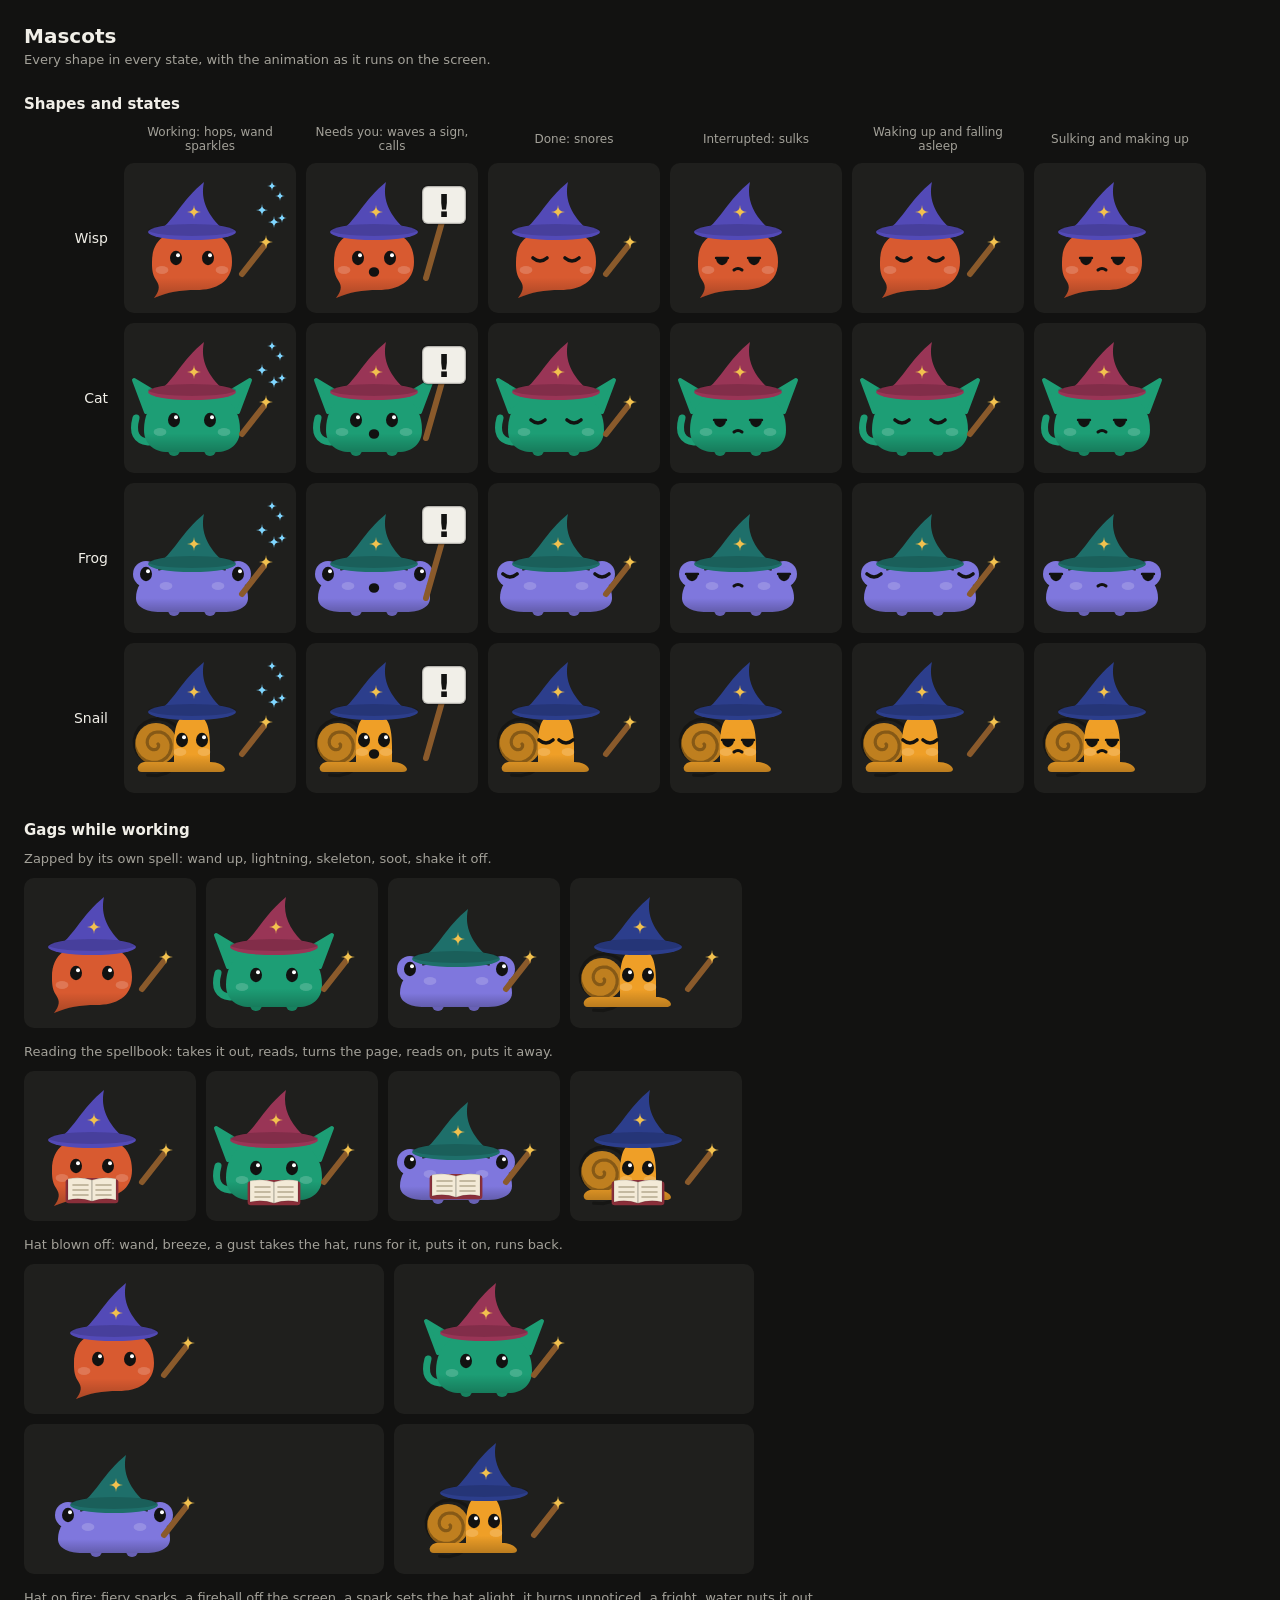
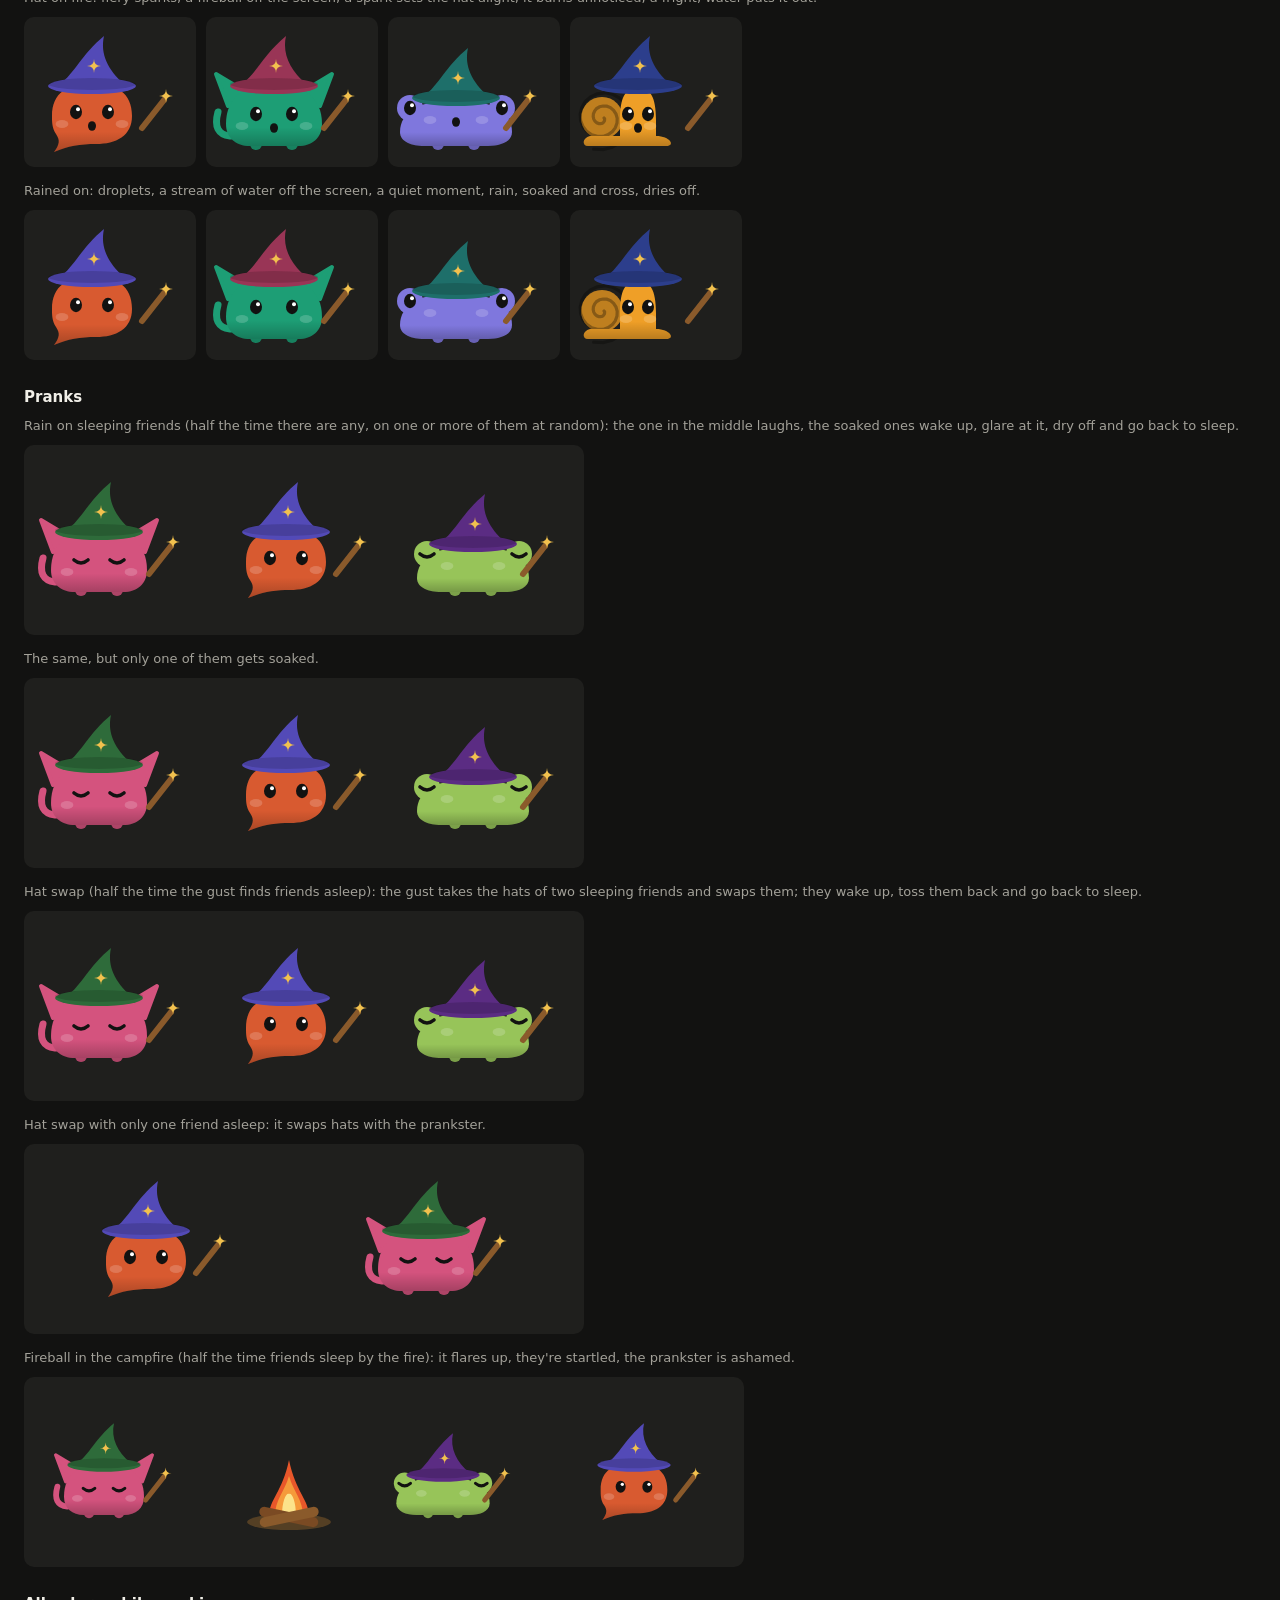
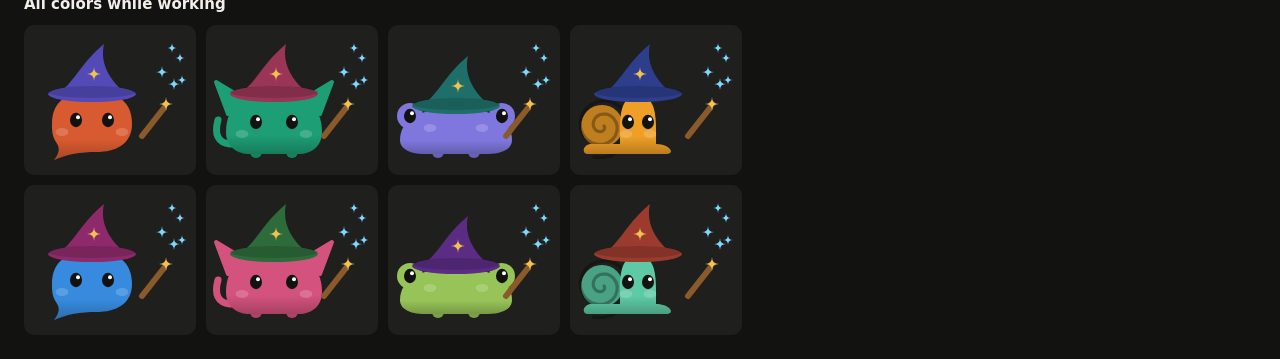
<file: daemon/internal/server/web/gallery.html>
<!doctype html>
<html lang="en">
<head>
<meta charset="utf-8">
<meta name="viewport" content="width=device-width, initial-scale=1">
<title>ai-desk mascots</title>
<style>
  body { margin: 0; padding: 24px; background: #121211; color: #f1efe8; font-family: system-ui, "Segoe UI", sans-serif; }
  h1 { font-size: 20px; font-weight: 600; margin: 0 0 4px; }
  h2 { font-size: 15px; font-weight: 600; margin: 28px 0 12px; }
  p { color: #a3a199; font-size: 13px; margin: 0; }
  .table { display: grid; grid-template-columns: 90px repeat(6, 172px); gap: 10px; align-items: center; }
  .colors { display: grid; grid-template-columns: repeat(4, 172px); gap: 10px; }
  .head { font-size: 12px; color: #a3a199; text-align: center; }
  .row { font-size: 14px; text-align: right; padding-right: 6px; }
  .cell { background: #1f1f1d; border-radius: 10px; height: 150px; display: flex; align-items: center; justify-content: center; }
  /* Twice the mascot's 78x60 canvas. */
  .cell svg.mascot { width: 156px; height: 120px; }
  /* The gust's run for the hat goes well to the right of the mascot. */
  .colors.wide { grid-template-columns: repeat(2, 360px); }
  .wide .cell { justify-content: flex-start; padding-left: 30px; }
  /* A prank: three mascots side by side, the prankster in the middle. */
  .scene { position: relative; background: #1f1f1d; border-radius: 10px; width: 560px; height: 190px; display: flex; align-items: center; justify-content: space-around; }
  .scene svg.mascot { width: 156px; height: 120px; }
  #blaze { width: 720px; }
  #blaze svg.mascot { width: 130px; height: 100px; }
</style>
<link rel="stylesheet" href="mascot.css">
</head>
<body>
<h1>Mascots</h1>
<p>Every shape in every state, with the animation as it runs on the screen.</p>

<h2>Shapes and states</h2>
<div class="table" id="states"></div>

<h2>Gags while working</h2>
<p>Zapped by its own spell: wand up, lightning, skeleton, soot, shake it off.</p>
<div class="colors" id="gags" style="margin-top: 12px"></div>
<p style="margin-top: 16px">Reading the spellbook: takes it out, reads, turns the page, reads on, puts it away.</p>
<div class="colors" id="gags-read" style="margin-top: 12px"></div>
<p style="margin-top: 16px">Hat blown off: wand, breeze, a gust takes the hat, runs for it, puts it on, runs back.</p>
<div class="colors wide" id="gags-gust" style="margin-top: 12px"></div>
<p style="margin-top: 16px">Hat on fire: fiery sparks, a fireball off the screen, a spark sets the hat alight, it burns unnoticed, a fright, water puts it out.</p>
<div class="colors" id="gags-fire" style="margin-top: 12px"></div>
<p style="margin-top: 16px">Rained on: droplets, a stream of water off the screen, a quiet moment, rain, soaked and cross, dries off.</p>
<div class="colors" id="gags-rain" style="margin-top: 12px"></div>

<h2>Pranks</h2>
<p>Rain on sleeping friends (half the time there are any, on one or more of them at random): the one in the middle laughs, the soaked ones wake up, glare at it, dry off and go back to sleep.</p>
<div class="scene" id="prank-all" style="margin-top: 12px"></div>
<p style="margin-top: 16px">The same, but only one of them gets soaked.</p>
<div class="scene" id="prank-one" style="margin-top: 12px"></div>

<p style="margin-top: 16px">Hat swap (half the time the gust finds friends asleep): the gust takes the hats of two sleeping friends and swaps them; they wake up, toss them back and go back to sleep.</p>
<div class="scene" id="swap-two" style="margin-top: 12px"></div>
<p style="margin-top: 16px">Hat swap with only one friend asleep: it swaps hats with the prankster.</p>
<div class="scene" id="swap-one" style="margin-top: 12px"></div>
<p style="margin-top: 16px">Fireball in the campfire (half the time friends sleep by the fire): it flares up, they're startled, the prankster is ashamed.</p>
<div class="scene" id="blaze" style="margin-top: 12px"></div>

<h2>All colors while working</h2>
<div class="colors" id="colors"></div>

<script src="mascot.js"></script>
<script>
const STATES = [
  ["working", "Working: hops, wand sparkles"],
  ["waiting", "Needs you: waves a sign, calls"],
  // Idle (a session with no prompt yet) looks the same as done, so it isn't shown.
  ["done", "Done: snores"],
  ["interrupted", "Interrupted: sulks"],
  ["cycle:sleep", "Waking up and falling asleep"],
  ["cycle:sulk", "Sulking and making up"],
];
const NAMES = ["Wisp", "Cat", "Frog", "Snail"];
// "cycle:..." isn't a status: it loops one of the CYCLES below (filled in there).
const cell = (index, status) => status.startsWith("cycle:")
  ? `<div class="cell cycle" data-index="${index}" data-cycle="${status.slice(6)}"></div>`
  : `<div class="cell ${status}">${mascotSVG(index, status)}</div>`;

let html = `<div></div>${STATES.map(([, label]) => `<div class="head">${label}</div>`).join("")}`;
NAMES.forEach((name, shape) => {
  html += `<div class="row">${name}</div>${STATES.map(([status]) => cell(shape, status)).join("")}`;
});
document.getElementById("states").innerHTML = html;
document.getElementById("colors").innerHTML = COLORS.map((_, i) => cell(i, "working")).join("");
document.getElementById("gags").innerHTML = NAMES.map((_, shape) => cell(shape, "zap")).join("");
document.getElementById("gags-read").innerHTML = NAMES.map((_, shape) => cell(shape, "read")).join("");
document.getElementById("gags-gust").innerHTML = NAMES.map((_, shape) => cell(shape, "gust")).join("");
document.getElementById("gags-fire").innerHTML = NAMES.map((_, shape) => cell(shape, "fire")).join("");
document.getElementById("gags-rain").innerHTML = NAMES.map((_, shape) => cell(shape, "rain")).join("");

// Prank scenes: the one in the middle casts the rain as a prank ("prank",
// looping), and each friend it lands on (soaked: left, right) is "soaked"
// from PRANK_AT into each loop, glaring towards the middle; otherwise asleep.
function prankScene(el, soaked) {
  const friends = [[5, 1], [6, -1]]; // mascot, side the prankster is on
  el.innerHTML = `<div data-i="0"></div><div>${mascotSVG(0, "prank")}</div><div data-i="1"></div>`;
  const start = Date.now();
  const slots = el.querySelectorAll("[data-i]");
  setInterval(() => {
    const t = (Date.now() - start) % RAIN;
    slots.forEach((slot, i) => {
      const [index, side] = friends[i];
      const status = soaked[i] && t >= PRANK_AT && t < PRANK_AT + SOAK ? "soaked" : "done";
      if (slot.dataset.status === status) return;
      slot.dataset.status = status;
      slot.innerHTML = mascotSVG(index, status, null, { side });
    });
  }, 20);
}
prankScene(document.getElementById("prank-all"), [true, true]);
prankScene(document.getElementById("prank-one"), [true, false]);

// Hat swap scenes, every 12 s: the prankster casts the gust ("blow", or
// "blowswap" when it's in the swap itself); SWAP_AT in, the two in the swap
// get their hats swapped (flyHats), a sleeping one drawn "hatswap" for SWAP.
// cast is the prankster's slot, pair the two slots in the swap; each slot is
// [mascot, status when nothing happens].
function swapScene(el, slots, cast, pair) {
  const play = () => {
    el.innerHTML = slots.map(() => "<div></div>").join("");
    const cells = [...el.children];
    const sideOf = (i, j) => (cells[j].getBoundingClientRect().x > cells[i].getBoundingClientRect().x ? 1 : -1);
    const draw = (i, status, opts) => { cells[i].innerHTML = mascotSVG(slots[i][0], status, null, opts); };
    slots.forEach(([, status], i) => draw(i, status));
    const [a, b] = pair, other = i => (i === a ? b : a);
    draw(cast, pair.includes(cast) ? "blowswap" : "blow", { side: sideOf(cast, other(cast)), other: slots[other(cast)][0] });
    const box = i => {
      const r = cells[i].firstElementChild.getBoundingClientRect(), s = el.getBoundingClientRect();
      return { x: r.x - s.x, y: r.y - s.y, w: r.width, h: r.height };
    };
    flyHats(el, pair.map(i => ({ index: slots[i][0], box: box(i), side: sideOf(i, other(i)) })), SWAP_AT);
    setTimeout(() => pair.forEach(i => { if (i !== cast) draw(i, "hatswap", { side: sideOf(i, other(i)), other: slots[other(i)][0] }); }), SWAP_AT);
    setTimeout(() => pair.forEach(i => { if (i !== cast) draw(i, "done"); }), SWAP_AT + SWAP);
  };
  play();
  setInterval(play, 12000);
}
swapScene(document.getElementById("swap-two"), [[5, "done"], [0, "working"], [6, "done"]], 1, [0, 2]);
swapScene(document.getElementById("swap-one"), [[0, "working"], [5, "done"]], 0, [0, 1]);

// The fire prank scene, every 12 s: two asleep by a campfire, the prankster
// on the right ("fireprank"); BLAZE_AT in the fireball lands in the fire
// (dropFireball) and the two are "startled" for STARTLE.
function blazeScene(el) {
  const play = () => {
    el.innerHTML = `<div>${mascotSVG(5, "done")}</div><div class="fire-cell">${campfireSVG()}</div><div>${mascotSVG(6, "done")}</div>` +
      `<div>${mascotSVG(0, "fireprank", null, { side: -1 })}</div>`;
    const [a, fire, b] = el.children;
    fire.firstElementChild.style.cssText = "width:88px;height:120px;display:block";
    const s = el.getBoundingClientRect(), r = fire.firstElementChild.getBoundingClientRect();
    dropFireball(el, { el: fire, x: r.x - s.x, y: r.y - s.y, w: r.width, h: r.height }, BLAZE_AT);
    setTimeout(() => {
      a.innerHTML = mascotSVG(5, "startled", null, { side: 1 });
      b.innerHTML = mascotSVG(6, "startled", null, { side: -1 });
    }, BLAZE_AT);
    setTimeout(() => { a.innerHTML = mascotSVG(5, "done"); b.innerHTML = mascotSVG(6, "done"); }, BLAZE_AT + STARTLE);
  };
  play();
  setInterval(play, 12000);
}
blazeScene(document.getElementById("blaze"));

// Loops of changes between states. Like the screen, each redraw passes how
// long ago the last change started, so animations carry on smoothly from it.
// Each phase is [name, ms, status, kind of the change it's in, whether the
// change starts with this phase].
const CYCLES = {
  // asleep, wake up, work, fall asleep, again
  sleep: [
    ["sleep", 1000, "done", "sleep"],
    ["wake", TRANSITIONS.wake.ms, "working", "wake", true],
    ["work", 1600, "working", "wake"],
    ["fall", TRANSITIONS.sleep.ms, "done", "sleep", true],
  ],
  // work, get interrupted and sulk (a turn to each side), back to work, again
  sulk: [
    ["work", 1600, "working", "unsulk"],
    ["sulk", SULK_MS, "interrupted", "sulk", true],
    ["sulking", 2 * SWING, "interrupted", "sulk"],
    ["unsulk", SULK_MS, "working", "unsulk", true],
  ],
};
// Where in its loop each phase is, and when its change began (for a phase
// that doesn't start a change, the last one that did, maybe in the loop before).
for (const phases of Object.values(CYCLES)) {
  const loop = phases.reduce((sum, [, ms]) => sum + ms, 0);
  let at = 0;
  phases.forEach(p => { p.at = at; at += p[1]; });
  phases.forEach((p, i) => {
    for (let j = i, wrap = 0; ; j--) {
      if (j < 0) { j = phases.length - 1; wrap = loop; }
      if (phases[j][4]) { p.changeAt = phases[j].at - wrap; break; }
    }
  });
  phases.loop = loop;
}
setInterval(() => {
  const now = Date.now();
  document.querySelectorAll(".cycle").forEach(el => {
    const phases = CYCLES[el.dataset.cycle];
    const loopStart = now - (now % phases.loop);
    const phase = phases.find(p => now < loopStart + p.at + p[1]);
    const [name, , status, kind, starts] = phase;
    if (el.dataset.phase === name) return;
    el.dataset.phase = name;
    el.className = `cell cycle ${status}`;
    // Like the screen: a change eases back from the pose the mascot has right now.
    const pose = starts ? poseOf(el.querySelector("svg.mascot")) : {};
    el.innerHTML = mascotSVG(Number(el.dataset.index), status, { kind, ago: now - (loopStart + phase.changeAt), ...pose });
  });
}, 20);
</script>
</body>
</html>
</file>
<file: daemon/internal/server/web/mascot.css>
/* The agent mascot, shared by the simulator and the gallery (mascot.js draws it). */
/* Visible overflow lets a gag reach past the canvas (the gust's run for the hat). */
svg.mascot { flex-shrink: 0; overflow: visible; }
@keyframes bob { 0%, 100% { transform: translateY(0) } 50% { transform: translateY(-4px) } }
.working svg.mascot, .waiting svg.mascot { animation: bob .8s ease-in-out infinite; }
/* Needs you: the sign waves a few times, then rests until the next wave
   (6 s = WAVE in the script; the wave itself takes about 0.9 s). It turns
   around the hand holding the stick. */
.mascot .sign { animation: wave 6s ease-in-out infinite; transform-box: view-box; transform-origin: 56px 50px; }
@keyframes wave {
  0%, 15%, 100% { transform: rotate(0) }
  3%, 9% { transform: rotate(-14deg) }
  6%, 12% { transform: rotate(10deg) }
}
/* Calling mouth: hidden, then opens twice with the wave ("hey, hey!") and closes. */
.mascot .call { animation: call 6s ease-in-out infinite; transform-box: fill-box; transform-origin: center; }
@keyframes call {
  0%, 15%, 100% { transform: scale(1, 0) }
  3%, 10% { transform: scale(1, 1) }
  6.5% { transform: scale(1, .25) }
}
/* Working: a quick blink once every 4 s (BLINK in the script), about 0.2 s long. */
.mascot .blink { animation: blink 4s linear infinite; transform-box: fill-box; transform-origin: center; }
@keyframes blink {
  0%, 95%, 100% { transform: scale(1, 1) }
  97.5% { transform: scale(1, .1) }
}
/* Interrupted: sulks with its nose in the air. The face sits up and to one
   side (how far: --sx and --sy, set per shape in the script), then turns
   to the other every 4 s (SWING in the script, 8 s for both sides), and a "hmph" puff pops out on the side it turns to. */
.mascot .sulk-swing { animation: sulk-swing 8s ease-in-out infinite; }
@keyframes sulk-swing {
  0%, 45%, 100% { transform: translate(calc(-1 * var(--sx, 4px)), var(--sy, -4px)) }
  50%, 95% { transform: translate(var(--sx, 4px), var(--sy, -4px)) }
}
.mascot .sulk-puff-l, .mascot .sulk-puff-r { opacity: 0; animation: 8s ease-out infinite; }
.mascot .sulk-puff-l { animation-name: sulk-puff-l; }
.mascot .sulk-puff-r { animation-name: sulk-puff-r; }
@keyframes sulk-puff-l {
  0% { opacity: .8; transform: translate(0, 0) }
  20%, 100% { opacity: 0; transform: translate(-3px, -5px) }
}
@keyframes sulk-puff-r {
  0%, 49.9% { opacity: 0; transform: translate(0, 0) }
  50% { opacity: .8; transform: translate(0, 0) }
  70%, 100% { opacity: 0; transform: translate(3px, -5px) }
}
/* Into the sulk (and back out of it): the face slides between the middle and
   up to the side (0.5 s = SULK_MS in the script) while the open eyes swap
   for the sulking face (or back). */
.mascot .sulk { animation: sulk-in ease-out 1 forwards; }
@keyframes sulk-in { from { transform: translate(0, 0) } to { transform: translate(calc(-1 * var(--sx, 4px)), var(--sy, -4px)) } }
.mascot .unsulk { animation: sulk-out ease-in-out 1 forwards; }
@keyframes sulk-out { from { transform: translate(var(--from-fx, -4px), var(--sy, -4px)) } to { transform: translate(0, 0) } }
.mascot .swap-out { animation: swap-out step-end 1 forwards; }
@keyframes swap-out { 0% { opacity: 1 } 40%, 100% { opacity: 0 } }
.mascot .swap-in { opacity: 0; animation: swap-in step-end 1 forwards; }
@keyframes swap-in { 0% { opacity: 0 } 40%, 100% { opacity: 1 } }
/* Two-frame animations inside the mascot (wand sparkles). */
.mascot .fr { animation: frames .8s linear infinite; }
@keyframes frames { 0%, 49.99% { opacity: 1 } 50%, 100% { opacity: 0 } }
/* Sleeping mascot: breathes, and Zs float up from the hat (3 s = SNORE in the script). */
.mascot .snore { animation: breathe 3s ease-in-out infinite; transform-box: fill-box; transform-origin: 50% 100%; }
@keyframes breathe { 0%, 100% { transform: scale(1, 1) } 50% { transform: scale(1.04, 1.08) } }
.mascot .zzz { opacity: 0; animation: zzz 3s linear infinite; transform-box: fill-box; transform-origin: center; }
@keyframes zzz {
  0% { transform: translate(0, 0) scale(.5); opacity: 0 }
  15% { opacity: 1 }
  100% { transform: translate(14px, -26px) scale(1.3); opacity: 0 }
}
/* Changing between asleep and awake: eye frames shown in turn, played once
   (the frames and their keyframes come from TRANSITIONS in mascot.js). The
   mascot eases back from where its hop was when the change began. */
svg.mascot.changing { animation: land .35s ease-out 1 forwards; }
@keyframes land {
  from { transform: translateY(var(--from-y, 0)); opacity: var(--from-o, 1) }
  to { transform: translateY(0); opacity: 1 }
}
.mascot .tr { opacity: 0; animation-timing-function: step-end; animation-iteration-count: 1; animation-fill-mode: forwards; }
/* Campfire (campfireSVG in the script): the flame layers sway and stretch out
   of step (0.9 s = FLICKER), the glow pulses with them, embers rise and fade
   (2.4 s = EMBER). */
.campfire-svg .flicker-a, .campfire-svg .flicker-b, .campfire-svg .flicker-c { transform-box: fill-box; transform-origin: 50% 100%; animation: .9s ease-in-out infinite; }
.campfire-svg .flicker-a { animation-name: flicker-a; }
.campfire-svg .flicker-b { animation-name: flicker-b; }
.campfire-svg .flicker-c { animation-name: flicker-c; }
@keyframes flicker-a { 0%, 100% { transform: scale(1, 1) skewX(0) } 33% { transform: scale(.96, 1.06) skewX(3deg) } 66% { transform: scale(1.03, .95) skewX(-2deg) } }
@keyframes flicker-b { 0%, 100% { transform: scale(1, 1) skewX(0) } 40% { transform: scale(1.04, .92) skewX(-4deg) } 75% { transform: scale(.95, 1.08) skewX(3deg) } }
@keyframes flicker-c { 0%, 100% { transform: scale(1, 1) } 50% { transform: scale(.9, 1.12) } }
.campfire-svg .glow { transform-box: fill-box; transform-origin: center; animation: glow .9s ease-in-out infinite; }
@keyframes glow { 0%, 100% { opacity: .22; transform: scale(1) } 50% { opacity: .32; transform: scale(1.06) } }
.campfire-svg .ember { opacity: 0; animation: ember 2.4s linear infinite; }
@keyframes ember {
  0% { transform: translate(0, 0); opacity: 0 }
  10% { opacity: 1 }
  100% { transform: translate(3px, -30px); opacity: 0 }
}
/* Between jobs (life.js): looking around once (2.4 s = LOOK_MS in life.js),
   waving the wand at a friend (1.3 s = WAVE_MS), walking with quick hops. */
.mascot .look { animation: look 2.4s ease-in-out 1 forwards; }
@keyframes look {
  0%, 10% { transform: translateX(0) }
  25%, 45% { transform: translateX(-2.2px) }
  60%, 85% { transform: translateX(2.2px) }
  100% { transform: translateX(0) }
}
.mascot .wand-wave { transform-box: view-box; transform-origin: 55px 48px; animation: wand-wave .65s ease-in-out 2; }
@keyframes wand-wave { 0%, 100% { transform: rotate(0) } 30% { transform: rotate(-28deg) } 70% { transform: rotate(14deg) } }
.walking svg.mascot { animation: bob .4s ease-in-out infinite; }
/* Work gag: zapped by its own spell (mascotSVG "zap"; 8.4 s = ZAP in the
   script). It waves the wand about with tiny zigzag bolts flying off it,
   raises it straight up (3-3.45 s) and the bolt strikes three times (3.6,
   4.02, 4.44 s), each time showing its skeleton while it shakes; then it's sooty with smoke rising from the
   hat, shakes the soot off with dust flying and is clean again. The keyframes
   are worked out from those times, so change them all together. */
.mascot .zap-wand { transform-box: view-box; transform-origin: 55px 48px; animation: zap-wand 8.4s ease-in-out infinite; }
@keyframes zap-wand { 0% { transform: rotate(0deg) } 3.57% { transform: rotate(-18deg) } 7.14% { transform: rotate(6deg) } 10.71% { transform: rotate(-18deg) } 14.29% { transform: rotate(6deg) } 17.86% { transform: rotate(-18deg) } 21.43% { transform: rotate(6deg) } 25% { transform: rotate(-18deg) } 28.57% { transform: rotate(6deg) } 32.14% { transform: rotate(-18deg) } 35.71% { transform: rotate(0deg) } 41.07% { transform: rotate(-38deg) } 55.36% { transform: rotate(-38deg) } 59.52% { transform: rotate(0deg) } 100% { transform: rotate(0deg) } }
.mascot .zap-spark { opacity: 0; transform-box: fill-box; transform-origin: center; animation: zap-spark 8.4s ease-out infinite; }
@keyframes zap-spark {
  0% { opacity: 0; transform: translate(var(--dx), var(--dy)) scale(.3) }
  3.57% { opacity: 0; transform: translate(0, 0) scale(1) }
  3.93% { opacity: 1; transform: translate(0, 0) scale(1) }
  9.52% { opacity: 0; transform: translate(var(--dx), var(--dy)) scale(.3) }
  10.71% { opacity: 0; transform: translate(0, 0) scale(1) }
  11.07% { opacity: 1; transform: translate(0, 0) scale(1) }
  16.67% { opacity: 0; transform: translate(var(--dx), var(--dy)) scale(.3) }
  17.86% { opacity: 0; transform: translate(0, 0) scale(1) }
  18.21% { opacity: 1; transform: translate(0, 0) scale(1) }
  23.81% { opacity: 0; transform: translate(var(--dx), var(--dy)) scale(.3) }
  25% { opacity: 0; transform: translate(0, 0) scale(1) }
  25.36% { opacity: 1; transform: translate(0, 0) scale(1) }
  30.95% { opacity: 0; transform: translate(var(--dx), var(--dy)) scale(.3) }
  100% { opacity: 0; transform: translate(var(--dx), var(--dy)) scale(.3) }
}
.mascot .zap-bolt, .mascot .zap-skel { opacity: 0; animation: zap-strike 8.4s step-end infinite; }
@keyframes zap-strike { 0% { opacity: 0 } 42.86% { opacity: 1 } 45.36% { opacity: 0 } 47.86% { opacity: 1 } 50.36% { opacity: 0 } 52.86% { opacity: 1 } 55.36% { opacity: 0 } }
.mascot .zap-flash { opacity: 0; transform-box: fill-box; transform-origin: center; animation: zap-flash 8.4s ease-out infinite; }
@keyframes zap-flash {
  0% { opacity: 0; transform: scale(.3) }
  42.79% { opacity: 0; transform: scale(.3) } 42.86% { opacity: .85; transform: scale(.3) } 43.93% { opacity: 0; transform: scale(1.4) }
  47.79% { opacity: 0; transform: scale(.3) } 47.86% { opacity: .85; transform: scale(.3) } 48.93% { opacity: 0; transform: scale(1.4) }
  52.79% { opacity: 0; transform: scale(.3) } 52.86% { opacity: .85; transform: scale(.3) } 53.93% { opacity: 0; transform: scale(1.4) }
  100% { opacity: 0; transform: scale(1.4) }
}
.mascot .zap-shake { animation: zap-shake 8.4s linear infinite; }
@keyframes zap-shake {
  0%, 42.86%, 55.36%, 100% { transform: translate(0, 0) }
  43.57%, 45%, 46.43%, 47.86%, 49.29%, 50.71%, 52.14%, 53.57%, 55% { transform: translate(-1.3px, .5px) }
  44.29%, 45.71%, 47.14%, 48.57%, 50%, 51.43%, 52.86%, 54.29% { transform: translate(1.3px, -.5px) }
}
.mascot .zap-soot { opacity: 0; animation: zap-soot 8.4s linear infinite; }
@keyframes zap-soot { 0%, 55.29% { opacity: 0 } 55.36%, 74.29% { opacity: 1 } 81.43%, 100% { opacity: 0 } }
.mascot .zap-smoke { opacity: 0; transform-box: fill-box; transform-origin: center; animation: zap-smoke 8.4s ease-out infinite; }
@keyframes zap-smoke {
  0%, 55.71% { opacity: 0; transform: translate(0, 0) scale(.6) }
  57.14% { opacity: .7; transform: translate(0, -2px) scale(.8) }
  68.57%, 100% { opacity: 0; transform: translate(4px, -16px) scale(1.5) }
}
.mascot .zap-wiggle { transform-box: fill-box; transform-origin: 50% 100%; animation: zap-wiggle 8.4s ease-in-out infinite; }
@keyframes zap-wiggle {
  0%, 71.43%, 82.86%, 100% { transform: rotate(0) }
  72.86% { transform: rotate(-8deg) } 74.64% { transform: rotate(8deg) } 76.43% { transform: rotate(-7deg) }
  78.21% { transform: rotate(6deg) } 80% { transform: rotate(-4deg) } 81.43% { transform: rotate(2deg) }
}
.mascot .zap-dust { opacity: 0; animation: zap-dust 8.4s ease-out infinite; }
@keyframes zap-dust {
  0%, 72.14% { opacity: 0; transform: translate(0, 0) }
  72.86% { opacity: .9; transform: translate(0, 0) }
  82.14%, 100% { opacity: 0; transform: translate(var(--dx), var(--dy)) }
}
/* Work gag: hat blown off (mascotSVG "gust"; 8 s = GUST in the script). It
   waves the wand with a breeze blowing by its tip (to 2.4 s), a gust sweeps
   across (2.4-3 s) and pushes it over a little while the hat flies off; it
   stares at the hat, runs over, puts it back on and runs back (to 7.2 s).
   The run and the hat (gust-run, gust-hat) are made in the script from
   GUST_MOVES; the keyframes here go by the same times, so change them together. */
.mascot .gust-run, .mascot .gust-hat { animation: 8s linear infinite; }
.mascot .gust-run { animation-name: gust-run; }
.mascot .gust-hat { animation-name: gust-hat; transform-box: view-box; transform-origin: 30px 16px; }
.mascot .gust-wand { transform-box: view-box; transform-origin: 55px 48px; animation: gust-wand 8s ease-in-out infinite; }
@keyframes gust-wand {
  0% { transform: rotate(0) } 3.5%, 10.5%, 17.5%, 24.5% { transform: rotate(-18deg) }
  7%, 14%, 21%, 28% { transform: rotate(6deg) } 30%, 100% { transform: rotate(0) }
}
/* The breeze by the wand's tip: each line slides 12 units to the right,
   fading in and out, four times over (to 2.4 s). */
.mascot .gust-breeze { opacity: 0; animation: gust-breeze 8s linear infinite; }
@keyframes gust-breeze {
  0% { opacity: 0; transform: translateX(-6px) }
  2%, 8%, 14%, 20% { opacity: .85 }
  6%, 12%, 18%, 24% { opacity: 0; transform: translateX(6px) }
  6.01%, 12.01%, 18.01% { transform: translateX(-6px) }
  100% { opacity: 0; transform: translateX(6px) }
}
.mascot .gust-streak { opacity: 0; animation: gust-streak 8s ease-in infinite; }
@keyframes gust-streak {
  0%, 29% { opacity: 0; transform: translateX(-50px) }
  30.5% { opacity: .9 }
  37%, 100% { opacity: 0; transform: translateX(90px) }
}
.mascot .gust-lean { transform-box: fill-box; transform-origin: 50% 100%; animation: gust-lean 8s ease-in-out infinite; }
@keyframes gust-lean { 0%, 30%, 38%, 100% { transform: rotate(0) } 33% { transform: rotate(7deg) } }
/* The eyes follow the wand, then the hat flying off to the right, and look
   back the way it came while it runs home. */
.mascot .gust-eyes { animation: gust-eyes 8s ease-in-out infinite; }
@keyframes gust-eyes {
  0%, 30%, 92%, 100% { transform: translate(0, 0) }
  4%, 27% { transform: translate(1px, -1.2px) }
  36%, 72% { transform: translate(1.8px, -.3px) }
  75%, 88% { transform: translate(-1.8px, 0) }
}
/* Work gag: reading the spellbook (mascotSVG "read"; 6 s = READ in the
   script). The wand goes away and the book slides in (to 0.5 s), opens,
   is read line by line from 0.95 s, the page turns at 2.5 s, more
   reading from 3.1 s, then it closes (4.7 s) and is put away
   (5.1 s). The keyframes are worked out from those times, so change them
   all together. */
.mascot .read-wand { animation: read-wand 6s ease-in-out infinite; }
@keyframes read-wand { 0%, 95%, 100% { opacity: 1 } 4.17%, 91.67% { opacity: 0 } }
.mascot .read-book { transform-box: view-box; animation: read-book 6s ease-in-out infinite; }
@keyframes read-book {
  0% { opacity: 0; transform: translate(16px, 4px) scale(.4) }
  8.33%, 85% { opacity: 1; transform: translate(0, 0) scale(1) }
  93.33%, 100% { opacity: 0; transform: translate(16px, 4px) scale(.4) }
}
.mascot .read-closed, .mascot .read-open { transform-box: view-box; animation: 6s ease-in-out infinite; }
.mascot .read-closed { animation-name: read-closed; }
.mascot .read-open { animation-name: read-open; }
@keyframes read-closed {
  0%, 8.33%, 84.17%, 100% { opacity: 1; transform: scaleX(1) }
  11.17%, 81.17% { opacity: 1; transform: scaleX(.15) }
  11.33%, 81% { opacity: 0; transform: scaleX(.15) }
}
@keyframes read-open {
  0%, 11.17%, 81.17%, 100% { opacity: 0; transform: scaleX(.15) }
  11.33%, 81% { opacity: 1; transform: scaleX(.15) }
  14.17%, 78.33% { opacity: 1; transform: scaleX(1) }
}
.mascot .read-flip-up, .mascot .read-flip-down { transform-box: view-box; opacity: 0; animation: 6s ease-in-out infinite; }
.mascot .read-flip-up { animation-name: read-flip-up; }
.mascot .read-flip-down { animation-name: read-flip-down; }
@keyframes read-flip-up {
  0%, 41.5% { opacity: 0; transform: none }
  41.67% { opacity: 1; transform: none }
  45.83% { opacity: 1; transform: translateY(-3px) scaleX(.06) skewY(-14deg) }
  46%, 100% { opacity: 0; transform: translateY(-3px) scaleX(.06) skewY(-14deg) }
}
@keyframes read-flip-down {
  0%, 45.83% { opacity: 0; transform: translateY(-3px) scaleX(.06) skewY(14deg) }
  46% { opacity: 1; transform: translateY(-3px) scaleX(.06) skewY(14deg) }
  50% { opacity: 1; transform: none }
  54.17%, 100% { opacity: 0; transform: none } /* fades into the page beneath */
}
.mascot .read-eyes { animation: read-eyes 6s linear infinite; }
@keyframes read-eyes {
  0%, 8.33%, 85%, 100% { transform: translate(0, 0) }
  13.83% { transform: translate(-1.6px, 1px) }
  15.83% { transform: translate(-1.6px, 1.0px) } 26.17% { transform: translate(1.6px, 1.0px) }
  28.33% { transform: translate(-1.6px, 1.4px) } 38.67% { transform: translate(1.6px, 1.4px) }
  41.67% { transform: translate(1.4px, 1px) }
  50% { transform: translate(-1.4px, 1px) }
  51.67% { transform: translate(-1.6px, 1.0px) } 62% { transform: translate(1.6px, 1.0px) }
  64.17% { transform: translate(-1.6px, 1.4px) } 74.5% { transform: translate(1.6px, 1.4px) }
  78.33% { transform: translate(0, 1px) }
}
/* Work gag: hat on fire (mascotSVG "fire"; 10 s = FIRE in the script). It
   waves the wand with fiery sparks (to 2.4 s), aims at the
   top right and shoots a fireball (2.8 s) that flies off the screen; a spark
   from it drops onto the middle of the hat (3.9 s). The hat burns and smokes
   for a good while as it stares ahead and blinks, none the wiser; then it
   notices (7.4 s), jumps (7.55-8 s), points the wand at the hat and puts the
   fire out with water (8-8.8 s), with a puff of steam. The keyframes are
   worked out from those times, so change them all together. */
.mascot .fire-wand { transform-box: view-box; transform-origin: 55px 48px; animation: fire-wand 10s ease-in-out infinite; }
@keyframes fire-wand {
  0% { transform: rotate(0) } 2.8%, 8.4%, 14%, 19.6% { transform: rotate(-18deg) }
  5.6%, 11.2%, 16.8%, 22.4% { transform: rotate(6deg) } 24% { transform: rotate(0) }
  26.5% { transform: rotate(10deg) } 28%, 34% { transform: rotate(-12deg) } 38%, 80% { transform: rotate(0) }
  81%, 88% { transform: rotate(-60deg) } 83%, 86% { transform: rotate(-56deg) } 84.5% { transform: rotate(-63deg) }
  92%, 100% { transform: rotate(0) }
}
/* Sparks burst off the wand's tip at each swing up and drift away. */
.mascot .fire-spark { opacity: 0; transform-box: fill-box; transform-origin: center; animation: fire-spark 10s ease-out infinite; }
@keyframes fire-spark {
  0%, 2.79% { opacity: 0; transform: translate(0, 0) scale(1) }
  2.8%, 8.4%, 14%, 19.6% { opacity: 1; transform: translate(0, 0) scale(1) }
  7.3%, 12.9%, 18.5%, 24.1% { opacity: 0; transform: translate(var(--dx), var(--dy)) scale(.3) }
  7.31%, 12.91%, 18.51% { transform: translate(0, 0) scale(1) }
  100% { opacity: 0; transform: translate(var(--dx), var(--dy)) scale(.3) }
}
/* The fireball (and its trail) flies from the wand's tip up to the top right
   and on past the edge of the screen. */
.mascot .fire-ball, .mascot .fire-trail { opacity: 0; transform-box: fill-box; transform-origin: center; animation: fire-ball 10s linear infinite; }
.mascot .fire-trail { filter: opacity(.7); }
@keyframes fire-ball {
  0%, 27.9% { opacity: 0; transform: translate(0, 0) scale(.4) }
  28% { opacity: 1; transform: translate(0, 0) scale(.4) }
  30% { opacity: 1; transform: translate(14px, -15px) scale(1) }
  38% { opacity: 1; transform: translate(70px, -75px) scale(1.3) }
  38.1%, 100% { opacity: 0; transform: translate(70px, -75px) scale(1.3) }
}
/* A spark breaks off the fireball and arcs back down onto the hat. */
.mascot .fire-drop { opacity: 0; animation: fire-drop 10s linear infinite; }
@keyframes fire-drop {
  0%, 29.9% { opacity: 0; transform: translate(48px, 1px) }
  30% { opacity: 1; transform: translate(48px, 1px) }
  32% { transform: translate(40px, -10px) }
  34% { transform: translate(28px, -14px) }
  36% { transform: translate(15px, -10px) }
  38% { transform: translate(5px, -4px) }
  39% { opacity: 1; transform: translate(0, 0) }
  39.5%, 100% { opacity: 0; transform: translate(0, 0) }
}
/* The flame on the hat grows slowly from its base and flickers like the
   campfire's. */
.mascot .fire-hat { opacity: 0; transform-box: fill-box; transform-origin: 50% 100%; animation: fire-hat 10s ease-in-out infinite; }
@keyframes fire-hat {
  0%, 38.9% { opacity: 0; transform: scale(.1) }
  39% { opacity: 1; transform: scale(.15) }
  48% { opacity: 1; transform: scale(.5) }
  70% { opacity: 1; transform: scale(1) }
  82% { opacity: 1; transform: scale(1.1) }
  87%, 100% { opacity: 0; transform: scale(.05) }
}
.mascot .fire-flick-a, .mascot .fire-flick-c { transform-box: fill-box; transform-origin: 50% 100%; animation: .9s ease-in-out infinite; }
.mascot .fire-flick-a { animation-name: flicker-a; }
.mascot .fire-flick-c { animation-name: flicker-c; }
.mascot .fire-char { opacity: 0; animation: fire-char 10s linear infinite; }
@keyframes fire-char { 0%, 40% { opacity: 0 } 80%, 94% { opacity: .6 } 100% { opacity: 0 } }
/* Smoke puffs rise from the flame one after another (staggered in the script). */
.mascot .fire-smoke { opacity: 0; transform-box: fill-box; transform-origin: center; animation: fire-smoke 10s ease-out infinite; }
@keyframes fire-smoke {
  0%, 44% { opacity: 0; transform: translate(0, 0) scale(.5) }
  45.5% { opacity: .6; transform: translate(0, -2px) scale(.7) }
  56%, 100% { opacity: 0; transform: translate(3px, -14px) scale(1.5) }
}
.mascot .fire-steam { opacity: 0; transform-box: fill-box; transform-origin: center; animation: fire-steam 10s ease-out infinite; }
@keyframes fire-steam {
  0%, 85.5% { opacity: 0; transform: translate(0, 0) scale(.4) }
  87% { opacity: .8; transform: translate(0, -2px) scale(.8) }
  96%, 100% { opacity: 0; transform: translate(var(--dx), -14px) scale(1.8) }
}
.mascot .fire-water { opacity: 0; animation: fire-water 10s linear infinite; }
@keyframes fire-water {
  0%, 80.9% { opacity: 0; transform: translate(0, 0) }
  81% { opacity: .95; transform: translate(0, 0) }
  82.2% { transform: translate(-8px, -11px) }
  83.2% { opacity: .9; transform: translate(-16px, -15px) }
  83.6%, 100% { opacity: 0; transform: translate(-16px, -15px) }
}
/* The eyes follow the wand and the fireball, then stare ahead, blink and
   glance about while the hat burns; they look up, go wide with fright, and
   blink with relief at the end. */
.mascot .fire-eyes { transform-box: fill-box; transform-origin: center; animation: fire-eyes 10s ease-in-out infinite; }
@keyframes fire-eyes {
  0%, 40%, 54.5%, 57.5%, 70%, 73%, 100% { transform: translate(0, 0) scale(1) }
  3%, 24% { transform: translate(1px, -1.2px) scale(1) }
  29%, 35% { transform: translate(1.8px, -2.2px) scale(1) }
  55.5% { transform: translate(0, 0) scale(1, .1) }
  56.5% { transform: translate(0, 0) scale(1) }
  62%, 64% { transform: translate(-1.4px, 0) scale(1) }
  66.5%, 68% { transform: translate(1.4px, 0) scale(1) }
  74.5% { transform: translate(0, -2.2px) scale(1) }
  75.5%, 88% { transform: translate(-.6px, -2px) scale(1.3, 1.35) }
  91%, 93% { transform: translate(0, 0) scale(1) }
  93.8% { transform: translate(0, 0) scale(1, .1) }
  94.6% { transform: translate(0, 0) scale(1) }
}
.mascot .fire-gasp { transform-box: fill-box; transform-origin: center; animation: fire-gasp 10s ease-in-out infinite; }
@keyframes fire-gasp { 0%, 75%, 89%, 100% { transform: scale(1, 0) } 76.5%, 87.5% { transform: scale(1, 1) } }
.mascot .fire-jump { animation: fire-jump 10s ease-in-out infinite; }
@keyframes fire-jump {
  0%, 75.5%, 80%, 87%, 100% { transform: translate(0, 0) }
  76.5% { transform: translate(0, 1px) }
  78% { transform: translate(0, -7px) }
  81%, 83%, 85% { transform: translate(-.7px, 0) }
  82%, 84%, 86% { transform: translate(.7px, 0) }
}
/* Work gag: rained on (mascotSVG "rain"; 12 s = RAIN in the script). It waves the wand with droplets flying (to 2.4 s), aims at
   the top right and a stream of water shoots off (2.8-4.6 s). Nothing
   happens for a while (a blink at 5.5 s); then rain falls (6.6-9 s), it's
   soaked and cross (from 7.2 s), dries off with a little steam (9.6-11 s)
   and blinks. The keyframes are worked out from those times, so change them
   all together. */
.mascot .rain-wand { transform-box: view-box; transform-origin: 55px 48px; animation: rain-wand 12s ease-in-out infinite; }
@keyframes rain-wand {
  0% { transform: rotate(0) } 2.33%, 7%, 11.67%, 16.33% { transform: rotate(-18deg) }
  4.67%, 9.33%, 14%, 18.67% { transform: rotate(6deg) } 20% { transform: rotate(0) }
  22.08% { transform: rotate(10deg) } 23.33%, 35% { transform: rotate(-12deg) }
  26.67%, 33.33% { transform: rotate(-15deg) } 30% { transform: rotate(-10deg) }
  37.5%, 100% { transform: rotate(0) }
}
/* As a prank the wand goes upright instead (its tip at 55, 28), so the
   stream shoots straight up. */
.mascot .prank-wand { transform-box: view-box; transform-origin: 55px 48px; animation: prank-wand 12s ease-in-out infinite; }
@keyframes prank-wand {
  0% { transform: rotate(0) } 2.33%, 7%, 11.67%, 16.33% { transform: rotate(-18deg) }
  4.67%, 9.33%, 14%, 18.67% { transform: rotate(6deg) } 20% { transform: rotate(0) }
  22.08% { transform: rotate(10deg) } 23.33%, 35% { transform: rotate(-38deg) }
  26.67%, 33.33% { transform: rotate(-40deg) } 30% { transform: rotate(-36deg) }
  37.5%, 100% { transform: rotate(0) }
}
/* Droplets burst off the wand's tip at each swing up and drift away. */
.mascot .rain-spark { opacity: 0; transform-box: fill-box; transform-origin: center; animation: rain-spark 12s ease-out infinite; }
@keyframes rain-spark {
  0%, 2.32% { opacity: 0; transform: translate(0, 0) scale(1) }
  2.33%, 7%, 11.67%, 16.33% { opacity: 1; transform: translate(0, 0) scale(1) }
  6.08%, 10.75%, 15.42%, 20.08% { opacity: 0; transform: translate(var(--dx), var(--dy)) scale(.3) }
  6.09%, 10.76%, 15.43% { transform: translate(0, 0) scale(1) }
  100% { opacity: 0; transform: translate(var(--dx), var(--dy)) scale(.3) }
}
/* The stream (pathLength 100) grows out of the wand to past the edge of the
   screen (2.8-3.6 s) with the splash at its head (rain-head, made in the
   script), pours, then lets go of the wand and flies off (4-4.6 s). */
.mascot .rain-stream { opacity: 0; stroke-dasharray: 100 100; animation: rain-stream 12s linear infinite; }
@keyframes rain-stream {
  0%, 23.32% { opacity: 0; stroke-dashoffset: 100 }
  23.33% { opacity: 1; stroke-dashoffset: 100 }
  30%, 33.33% { opacity: 1; stroke-dashoffset: 0 }
  38.33% { opacity: 1; stroke-dashoffset: -100 }
  38.34%, 100% { opacity: 0; stroke-dashoffset: -100 }
}
.mascot .rain-head, .mascot .prank-head { opacity: 0; transform-box: view-box; transform-origin: 0 0; animation: rain-head 12s linear infinite; }
.mascot .prank-head { animation-name: prank-head; }
.mascot .rain-head-pulse { transform-box: view-box; transform-origin: 0 0; animation: rain-head-pulse .2s ease-in-out infinite alternate; }
@keyframes rain-head-pulse { from { transform: scale(.9, 1.1) } to { transform: scale(1.1, .9) } }
/* Darker patches and bright glints run along the stream, at different
   speeds, while it pours fully (3.6-4 s). */
.mascot .rain-flow { opacity: 0; animation: rain-flow-show 12s linear infinite, linear infinite; }
.mascot .rain-patch { stroke-dasharray: 7 5 3 11; animation-name: rain-flow-show, rain-patch; animation-duration: 12s, .6s; }
.mascot .rain-glint { stroke-dasharray: 2 4 6 5 1 9 3 2; animation-name: rain-flow-show, rain-glint; animation-duration: 12s, .45s; }
@keyframes rain-flow-show { 0%, 28.5% { opacity: 0 } 30%, 33% { opacity: 1 } 34.5%, 100% { opacity: 0 } }
@keyframes rain-patch { from { stroke-dashoffset: 0 } to { stroke-dashoffset: -26 } }
@keyframes rain-glint { from { stroke-dashoffset: 0 } to { stroke-dashoffset: -32 } }
/* Droplets splash off the stream while it pours (from 3.4 s, as it gets
   there, to 4.2 s, as it lets go): each flies off and fades every 0.6 s. */
.mascot .rain-spray { opacity: 0; animation: rain-spray 12s linear infinite; }
@keyframes rain-spray { 0%, 28.3% { opacity: 0 } 30%, 33.5% { opacity: 1 } 35%, 100% { opacity: 0 } }
.mascot .rain-splash { transform-box: fill-box; transform-origin: center; animation: rain-splash .6s ease-out infinite; }
@keyframes rain-splash {
  0% { opacity: .95; transform: translate(0, 0) scale(1) }
  100% { opacity: 0; transform: translate(var(--dx), var(--dy)) scale(.4) }
}
/* Each raindrop falls from above the screen to the ground six times over
   (6.6-9 s). */
.mascot .rain-drop { opacity: 0; animation: rain-drop 12s linear infinite; }
@keyframes rain-drop {
  0%, 54.99% { opacity: 0; transform: translateY(0) }
  55%, 58.33%, 61.67%, 65%, 68.33%, 71.67% { opacity: .9; transform: translateY(0) }
  58.17%, 61.5%, 64.83%, 68.17%, 71.5%, 74.83% { opacity: .9; transform: translateY(62px) }
  58.25%, 61.58%, 64.92%, 68.25%, 71.58%, 74.92%, 100% { opacity: 0; transform: translateY(62px) }
}
.mascot .rain-wet { opacity: 0; animation: rain-wet 12s ease-in-out infinite; }
@keyframes rain-wet { 0%, 56% { opacity: 0 } 60%, 80% { opacity: .4 } 89%, 100% { opacity: 0 } }
/* Drips run off the soaked body, one every 0.8 s each (staggered in the script). */
.mascot .rain-drip { opacity: 0; animation: rain-drip 12s ease-in infinite; }
@keyframes rain-drip {
  0%, 59.9% { opacity: 0; transform: translateY(0) }
  60%, 66.67%, 73.33% { opacity: .9; transform: translateY(0) }
  62.5%, 69.17%, 75.83% { opacity: 0; transform: translateY(6px) }
  62.6%, 69.27% { transform: translateY(0) }
  100% { opacity: 0; transform: translateY(6px) }
}
.mascot .rain-steam { opacity: 0; transform-box: fill-box; transform-origin: center; animation: rain-steam 12s ease-out infinite; }
@keyframes rain-steam {
  0%, 82% { opacity: 0; transform: translate(0, 0) scale(.5) }
  84% { opacity: .6; transform: translate(0, -2px) scale(.8) }
  92%, 100% { opacity: 0; transform: translate(var(--dx), -12px) scale(1.5) }
}
/* Cross while it's wet: brows and a frown, eyes narrowed in a glare. */
.mascot .rain-cross { opacity: 0; animation: rain-cross 12s ease-in-out infinite; }
@keyframes rain-cross { 0%, 59% { opacity: 0 } 61%, 86% { opacity: 1 } 89%, 100% { opacity: 0 } }
.mascot .rain-eyes { transform-box: fill-box; transform-origin: center; animation: rain-eyes 12s ease-in-out infinite; }
@keyframes rain-eyes {
  0%, 38%, 45%, 46.67%, 55%, 89%, 93.3%, 94.7%, 100% { transform: translate(0, 0) scale(1) }
  2.5%, 20% { transform: translate(1px, -1.2px) scale(1) }
  24%, 34% { transform: translate(1.8px, -2.2px) scale(1) }
  45.83% { transform: translate(0, 0) scale(1, .1) }
  56.5%, 58% { transform: translate(0, -2.4px) scale(1) }
  61%, 86% { transform: translate(0, .4px) scale(1, .7) }
  94% { transform: translate(0, 0) scale(1, .1) }
}
/* The soggy hat droops to one side from its brim. */
.mascot .rain-hat { transform-box: view-box; animation: rain-hat 12s ease-in-out infinite; }
@keyframes rain-hat {
  0%, 57%, 89%, 100% { transform: translateY(0) rotate(0) }
  61%, 83% { transform: translateY(1.2px) rotate(-5deg) }
}
/* The rain spell as a prank (mascotSVG "prank", on the rain's 12 s, see
   life.js): the rain falls on its friends from 6.6 s (PRANK_AT in the
   script); 1.5 s later (LAUGH_AFTER) its eyes squeeze shut and it laughs for
   3 s (8.1-11.1 s), shaking with laughter (prank-shake, made in the script). */
.mascot .prank-eyes, .mascot .prank-laugh { animation: 12s step-end infinite; }
.mascot .prank-eyes { animation-name: prank-eyes; }
.mascot .prank-laugh { opacity: 0; animation-name: prank-laugh; }
@keyframes prank-eyes { 0% { opacity: 1 } 67.5% { opacity: 0 } 92.5% { opacity: 1 } }
@keyframes prank-laugh { 0% { opacity: 0 } 67.5% { opacity: 1 } 92.5% { opacity: 0 } }
.mascot .prank-shake { animation: prank-shake 12s linear infinite; }
/* Soaked by a prank (mascotSVG "soaked"; 5 s = SOAK in the script),
   played once. Asleep, the rain hits it (0-2.4 s); it wakes with
   a start (0.3 s) looking up, gets wet, droops and glares at the prankster
   (--side) with cross brows, puffs "hmph" at it twice (2.5, 3 s), dries off
   with a little steam (3.3-4.2 s) and its eyes close again (4-4.6 s). */
.mascot .soak-drop { opacity: 0; animation: soak-drop 5s linear 1 forwards; }
@keyframes soak-drop {
  0%, 8%, 16%, 24%, 32%, 40% { opacity: .9; transform: translateY(0) }
  7.6%, 15.6%, 23.6%, 31.6%, 39.6%, 47.6% { opacity: .9; transform: translateY(62px) }
  7.8%, 15.8%, 23.8%, 31.8%, 39.8%, 47.8%, 100% { opacity: 0; transform: translateY(62px) }
}
.mascot .soak-shut { animation: soak-shut 5s step-end 1 forwards; }
@keyframes soak-shut { 0% { opacity: 1 } 6% { opacity: 0 } 92% { opacity: 1 } }
.mascot .soak-eyes { opacity: 0; transform-box: fill-box; transform-origin: center; animation: soak-eyes 5s ease-in-out 1 forwards; }
@keyframes soak-eyes {
  0%, 5.9% { opacity: 0; transform: translate(0, -2.4px) scale(1.25) }
  6%, 16% { opacity: 1; transform: translate(0, -2.4px) scale(1.25) }
  20%, 68% { opacity: 1; transform: translate(calc(var(--side) * 1.8px), .4px) scale(1, .7) }
  74% { opacity: 1; transform: translate(0, 0) scale(1) }
  82% { opacity: 1; transform: translate(0, .3px) scale(1, .55) }
  91.9% { opacity: 1; transform: translate(0, .6px) scale(1, .12) }
  92%, 100% { opacity: 0; transform: translate(0, .6px) scale(1, .12) }
}
.mascot .soak-wet { opacity: 0; animation: soak-wet 5s ease-in-out 1 forwards; }
@keyframes soak-wet { 0%, 8% { opacity: 0 } 18%, 66% { opacity: .4 } 84%, 100% { opacity: 0 } }
.mascot .soak-cross { opacity: 0; animation: soak-cross 5s ease-in-out 1 forwards; }
@keyframes soak-cross { 0%, 17% { opacity: 0 } 21%, 70% { opacity: 1 } 74%, 100% { opacity: 0 } }
.mascot .soak-hat { transform-box: view-box; animation: soak-hat 5s ease-in-out 1 forwards; }
@keyframes soak-hat {
  0%, 10%, 80%, 100% { transform: translateY(0) rotate(0) }
  18%, 70% { transform: translateY(1.2px) rotate(-5deg) }
}
.mascot .soak-drip { opacity: 0; animation: soak-drip 5s ease-in 1 forwards; }
@keyframes soak-drip {
  0%, 19.9% { opacity: 0; transform: translateY(0) }
  20%, 36%, 52% { opacity: .9; transform: translateY(0) }
  27%, 43%, 59% { opacity: 0; transform: translateY(6px) }
  27.1%, 43.1% { transform: translateY(0) }
  100% { opacity: 0; transform: translateY(6px) }
}
.mascot .soak-steam { opacity: 0; transform-box: fill-box; transform-origin: center; animation: soak-steam 5s ease-out 1 forwards; }
@keyframes soak-steam {
  0%, 66% { opacity: 0; transform: translate(0, 0) scale(.5) }
  70% { opacity: .6; transform: translate(0, -2px) scale(.8) }
  84%, 100% { opacity: 0; transform: translate(var(--dx), -12px) scale(1.5) }
}
.mascot .soak-puff { opacity: 0; animation: soak-puff 5s ease-out 1 forwards; }
@keyframes soak-puff {
  0%, 49.9% { opacity: 0; transform: translate(0, 0) }
  50% { opacity: .8; transform: translate(0, 0) }
  58%, 100% { opacity: 0; transform: translate(calc(var(--side) * 3px), -5px) }
}
/* The gust spell as a prank (see life.js and SWAP in the script). The
   prankster ("blow", "blowswap") waves the wand with the breeze once
   through, keeping its hat. */
.mascot .blow-wand { transform-box: view-box; transform-origin: 55px 48px; animation: gust-wand 8s ease-in-out 1 forwards; }
.mascot .blow-breeze { opacity: 0; animation: gust-breeze 8s linear 1 forwards; }
/* A hat swap (mascotSVG "hatswap"; 8.4 s = SWAP, played once; "blowswap"
   plays the hats and eyes from SWAP_AT in). The gust sweeps across (0-0.6 s)
   and leans it over; its hat goes (0.2 s) and the other one's lands crooked
   (2.2 s); it wakes (2.6 s), looks up at the hat (3.4-4.4 s), then at the
   other one; it hops tossing the hat back (5 s), catches its own (5.8 s)
   and falls asleep again (6.4-8 s). */
.mascot .swap-own, .mascot .swap-other, .mascot .swap-shut { animation: 8.4s step-end 1 both; }
.mascot .swap-own { animation-name: swap-own; }
.mascot .swap-other { opacity: 0; animation-name: swap-other; }
.mascot .swap-shut { animation-name: swap-shut; }
@keyframes swap-own { 0% { opacity: 1 } 2.38% { opacity: 0 } 69.05%, 100% { opacity: 1 } }
@keyframes swap-other { 0% { opacity: 0 } 26.19% { opacity: 1 } 59.52%, 100% { opacity: 0 } }
@keyframes swap-shut { 0% { opacity: 1 } 30.95% { opacity: 0 } 95.24%, 100% { opacity: 1 } }
.mascot .swap-eyes { opacity: 0; transform-box: fill-box; transform-origin: center; animation: swap-eyes 8.4s ease-in-out 1 both; }
@keyframes swap-eyes {
  0%, 30.9% { opacity: 0; transform: translate(0, 0) scale(1, .2) }
  30.95% { opacity: 1; transform: translate(0, 0) scale(1, .2) }
  34% { opacity: 1; transform: translate(0, 0) scale(1) }
  40.48%, 52.38% { opacity: 1; transform: translate(0, -2.2px) scale(1.15) }
  55%, 62% { opacity: 1; transform: translate(calc(var(--side) * 1.8px), 0) scale(1) }
  69.05%, 76.19% { opacity: 1; transform: translate(0, 0) scale(1) }
  86% { opacity: 1; transform: translate(0, .3px) scale(1, .5) }
  95.2% { opacity: 1; transform: translate(0, .5px) scale(1, .1) }
  95.24%, 100% { opacity: 0; transform: translate(0, .5px) scale(1, .1) }
}
/* The prankster in its own swap, awake: it looks up at the wrong hat, then
   at the other one, and is fine again once its hat is back. */
.mascot .swapc-eyes { animation: swapc-eyes 8.4s ease-in-out 1 both; }
@keyframes swapc-eyes {
  0%, 26.19%, 69.05%, 100% { transform: translate(0, 0) }
  29%, 45% { transform: translate(0, -2.2px) }
  52.38%, 62% { transform: translate(calc(var(--side) * 1.8px), 0) }
}
.mascot .swap-lean { transform-box: fill-box; transform-origin: 50% 100%; animation: swap-lean 8.4s ease-in-out 1 both; }
@keyframes swap-lean { 0%, 9%, 100% { transform: rotate(0) } 3.5% { transform: rotate(calc(var(--side) * -7deg)) } }
.mascot .swap-hop { animation: swap-hop 8.4s ease-in-out 1 both; }
@keyframes swap-hop {
  0%, 59.52%, 64%, 69.05%, 73%, 100% { transform: translateY(0) }
  61.5% { transform: translateY(-3px) }
  71% { transform: translateY(1.5px) }
}
.mascot .swap-streak { opacity: 0; animation: swap-streak 8.4s ease-in 1 both; }
@keyframes swap-streak {
  0% { opacity: 0; transform: translateX(-50px) }
  1.2% { opacity: .9 }
  7%, 100% { opacity: 0; transform: translateX(90px) }
}
/* The fire spell as a prank (mascotSVG "fireprank"; 12 s = FIRE_PRANK in
   the script, see BLAZE_AT). It waves the wand with fiery sparks (to
   2.4 s), raises it straight up and shoots the fireball off the top of the
   screen (2.8-3.6 s); its eyes follow it up, wait looking up and about,
   catch it coming back (6.6 s) and follow it down into the campfire (7.2 s,
   --side); from 7.4 to 10.8 s it looks ashamed. */
.mascot .fp-wand { transform-box: view-box; transform-origin: 55px 48px; animation: fp-wand 12s ease-in-out infinite; }
@keyframes fp-wand {
  0% { transform: rotate(0) } 2.33%, 7%, 11.67%, 16.33% { transform: rotate(-18deg) }
  4.67%, 9.33%, 14%, 18.67% { transform: rotate(6deg) } 20% { transform: rotate(0) }
  22.08% { transform: rotate(10deg) } 23.33%, 28.33% { transform: rotate(-38deg) } 31.67%, 100% { transform: rotate(0) }
}
.mascot .fp-spark { opacity: 0; transform-box: fill-box; transform-origin: center; animation: fp-spark 12s ease-out infinite; }
@keyframes fp-spark {
  0%, 2.32% { opacity: 0; transform: translate(0, 0) scale(1) }
  2.33%, 7%, 11.67%, 16.33% { opacity: 1; transform: translate(0, 0) scale(1) }
  6.08%, 10.75%, 15.42%, 20.08% { opacity: 0; transform: translate(var(--dx), var(--dy)) scale(.3) }
  6.09%, 10.76%, 15.43% { transform: translate(0, 0) scale(1) }
  100% { opacity: 0; transform: translate(var(--dx), var(--dy)) scale(.3) }
}
/* The fireball (and its trail) flies straight up off the screen. */
.mascot .fp-ball, .mascot .fp-trail { opacity: 0; transform-box: fill-box; transform-origin: center; animation: fp-ball 12s ease-in infinite; }
.mascot .fp-trail { filter: opacity(.7); }
@keyframes fp-ball {
  0%, 23.32% { opacity: 0; transform: translate(0, 0) scale(.4) }
  23.33% { opacity: 1; transform: translate(0, 0) scale(.4) }
  30% { opacity: 1; transform: translate(0, -110px) scale(1.3) }
  30.01%, 100% { opacity: 0; transform: translate(0, -110px) scale(1.3) }
}
.mascot .fp-eyes { animation: fp-eyes 12s ease-in-out infinite; }
@keyframes fp-eyes {
  0%, 100% { opacity: 1; transform: translate(0, 0) }
  2.5%, 20% { opacity: 1; transform: translate(1px, -1.2px) }
  25%, 31% { opacity: 1; transform: translate(.6px, -2.4px) }
  36%, 44% { opacity: 1; transform: translate(0, -1.6px) }
  47% { opacity: 1; transform: translate(-1.4px, -.8px) }
  50% { opacity: 1; transform: translate(1.4px, -.8px) }
  53% { opacity: 1; transform: translate(0, -1.6px) }
  55.5% { opacity: 1; transform: translate(0, -2.4px) }
  60%, 61.6% { opacity: 1; transform: translate(calc(var(--side) * 1.8px), .3px) }
  61.7%, 90% { opacity: 0; transform: translate(0, 0) }
  90.1% { opacity: 1; transform: translate(0, 0) }
}
.mascot .fp-shame { opacity: 0; animation: fp-shame 12s step-end infinite; }
@keyframes fp-shame { 0% { opacity: 0 } 61.67% { opacity: 1 } 90% { opacity: 0 } }
/* Startled by a fire prank (mascotSVG "startled"; 4 s = STARTLE in the
   script, played once), asleep by the campfire: the eyes snap open wide at
   the fire (--side), it gasps, jumps and trembles, calms down (2.6 s) and its
   eyes close again (3.2 s). */
.mascot .startle-shut { animation: startle-shut 4s step-end 1 both; }
@keyframes startle-shut { 0% { opacity: 1 } 2.5% { opacity: 0 } 80%, 100% { opacity: 1 } }
.mascot .startle-eyes { opacity: 0; transform-box: fill-box; transform-origin: center; animation: startle-eyes 4s ease-out 1 both; }
@keyframes startle-eyes {
  0%, 2.4% { opacity: 0; transform: translate(0, 0) scale(1.35) }
  2.5% { opacity: 1; transform: translate(0, -1px) scale(1.4) }
  10%, 55% { opacity: 1; transform: translate(calc(var(--side) * 1.6px), -.5px) scale(1.3) }
  65% { opacity: 1; transform: translate(0, 0) scale(1) }
  72% { opacity: 1; transform: translate(0, .3px) scale(1, .6) }
  79.9% { opacity: 1; transform: translate(0, .5px) scale(1, .1) }
  80%, 100% { opacity: 0; transform: translate(0, .5px) scale(1, .1) }
}
.mascot .startle-gasp { transform-box: fill-box; transform-origin: center; animation: startle-gasp 4s ease-out 1 both; }
@keyframes startle-gasp { 0%, 2.5%, 60%, 100% { transform: scale(1, 0) } 5%, 55% { transform: scale(1, 1) } }
.mascot .startle-jump { animation: startle-jump 4s ease-in-out 1 both; }
@keyframes startle-jump {
  0%, 2.5%, 11%, 50%, 100% { transform: translate(0, 0) }
  6% { transform: translate(0, -7px) }
  14%, 20%, 26%, 32%, 38%, 44% { transform: translate(-.6px, 0) }
  17%, 23%, 29%, 35%, 41%, 47% { transform: translate(.6px, 0) }
}
</file>
